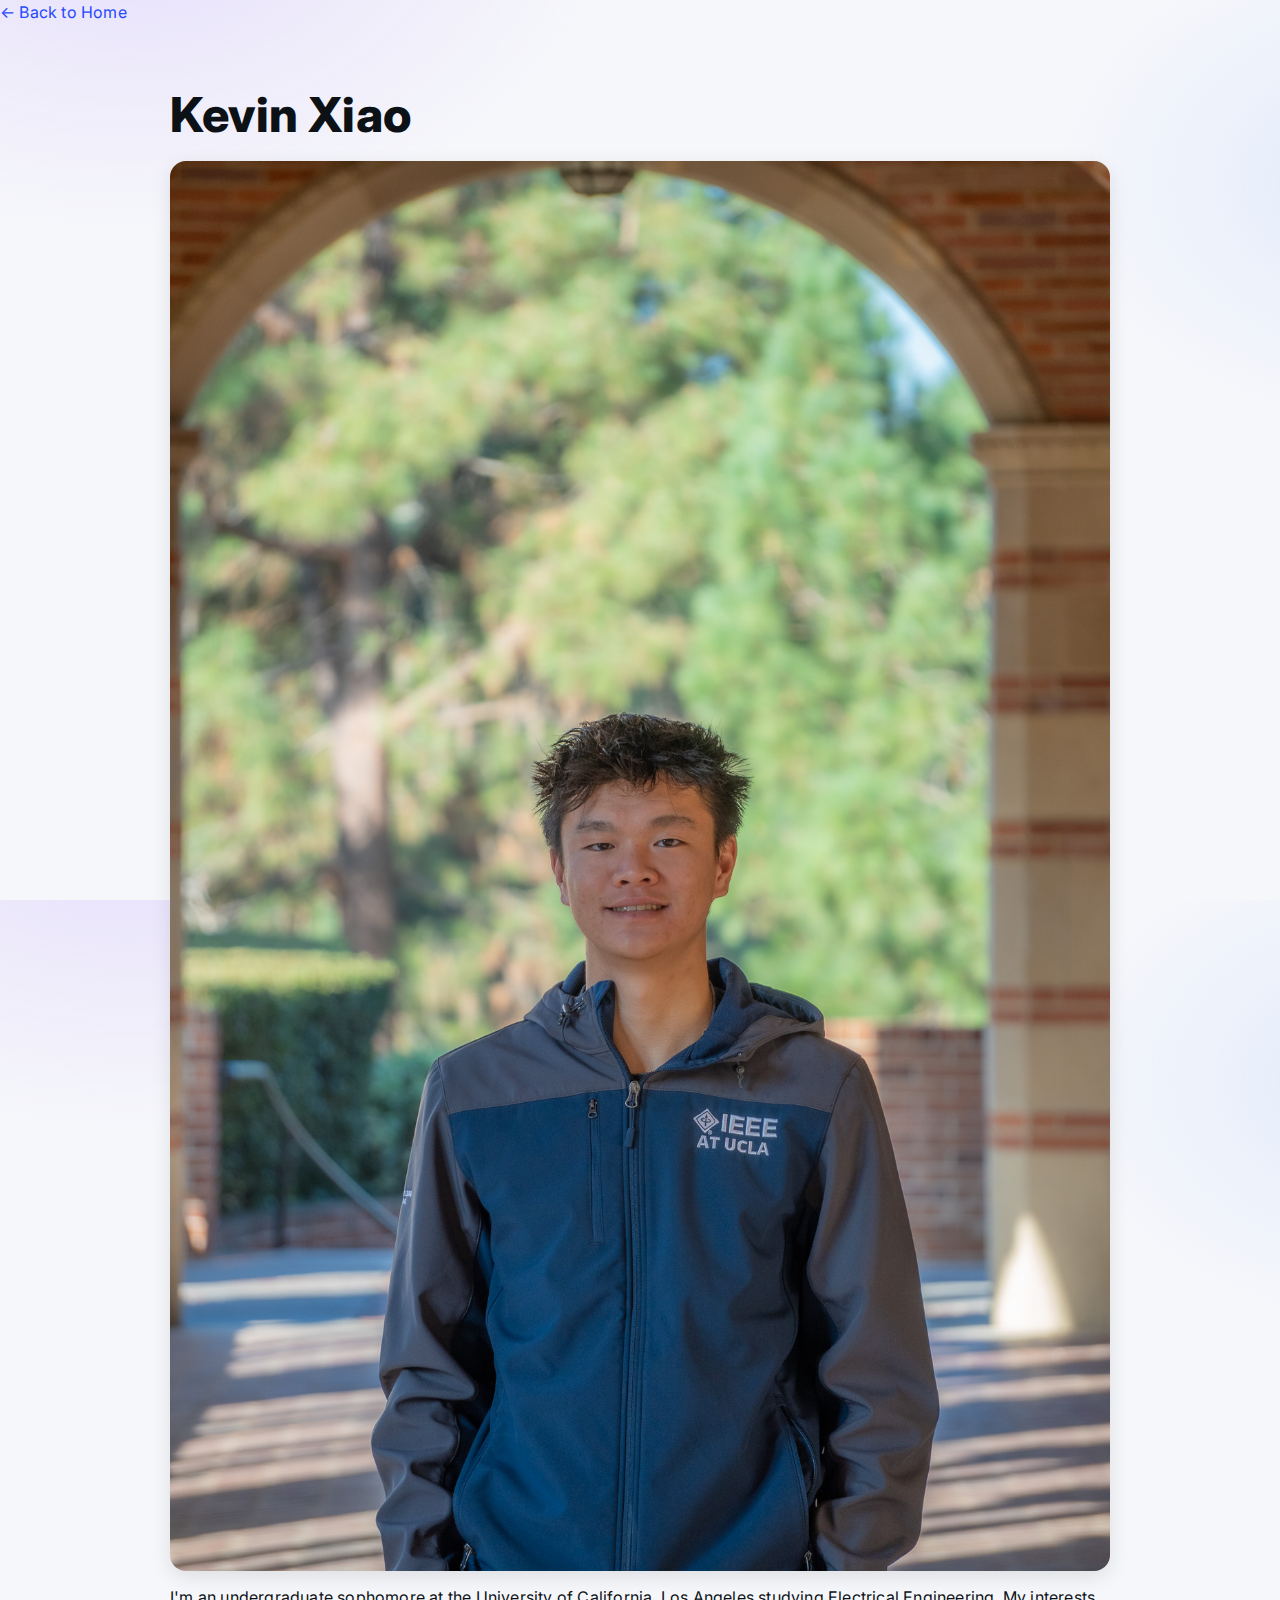
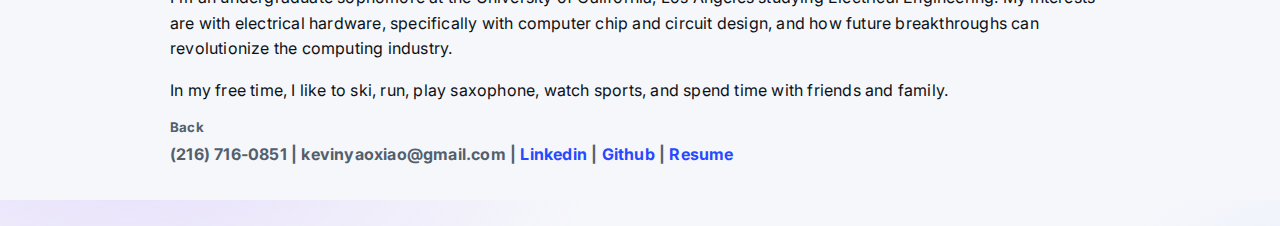
<file: aboutme.html>
<!DOCTYPE html>
<html lang="en">

<head>
    <meta charset="UTF-8">
    <meta name="viewport" content="width=device-width, initial-scale=1.0">
    <title>About Me</title>

    <link rel="preconnect" href="https://fonts.googleapis.com">
    <link rel="preconnect" href="https://fonts.gstatic.com" crossorigin>
    <link href="https://fonts.googleapis.com/css2?family=Inter:wght@300;400;500;600;700;800;900&display=swap" rel="stylesheet">
    <link rel="stylesheet" href="styles.css">
</head>

<body>
    <nav class="topnav">
        <div class="nav-inner">
            <a class="brand" href="index.html">← Back to Home</a>
        </div>
    </nav>

    <div class="container">
        <h1>Kevin Xiao</h1>

        <img loading="lazy" src="aboutme2.jpg" alt="Kevin Xiao">

        <p>I'm an undergraduate sophomore at the University of California, Los Angeles studying Electrical Engineering. My interests are with electrical hardware, specifically with computer chip and circuit design, and how future breakthroughs can revolutionize
            the computing industry.</p>
        <p>In my free time, I like to ski, run, play saxophone, watch sports, and spend time with friends and family.</p>

        <a href="index.html">
            <h5>Back</h5>
        </a>

        <nav class="topnav">
            <div class="nav-inner">
                <h4>(216) 716-0851 | kevinyaoxiao@gmail.com | <a href="https://www.linkedin.com/in/kevinxiao88">Linkedin</a> | <a href="https://github.com/nivekxiao">Github</a> | <a href="https://drive.google.com/file/d/1_oQu5bk111ntXMyfdmLVfshDypzIKx_A/view?usp=sharing">Resume</a></h4>
            </div>
        </nav>
    </div>
</body>

</html>
</file>
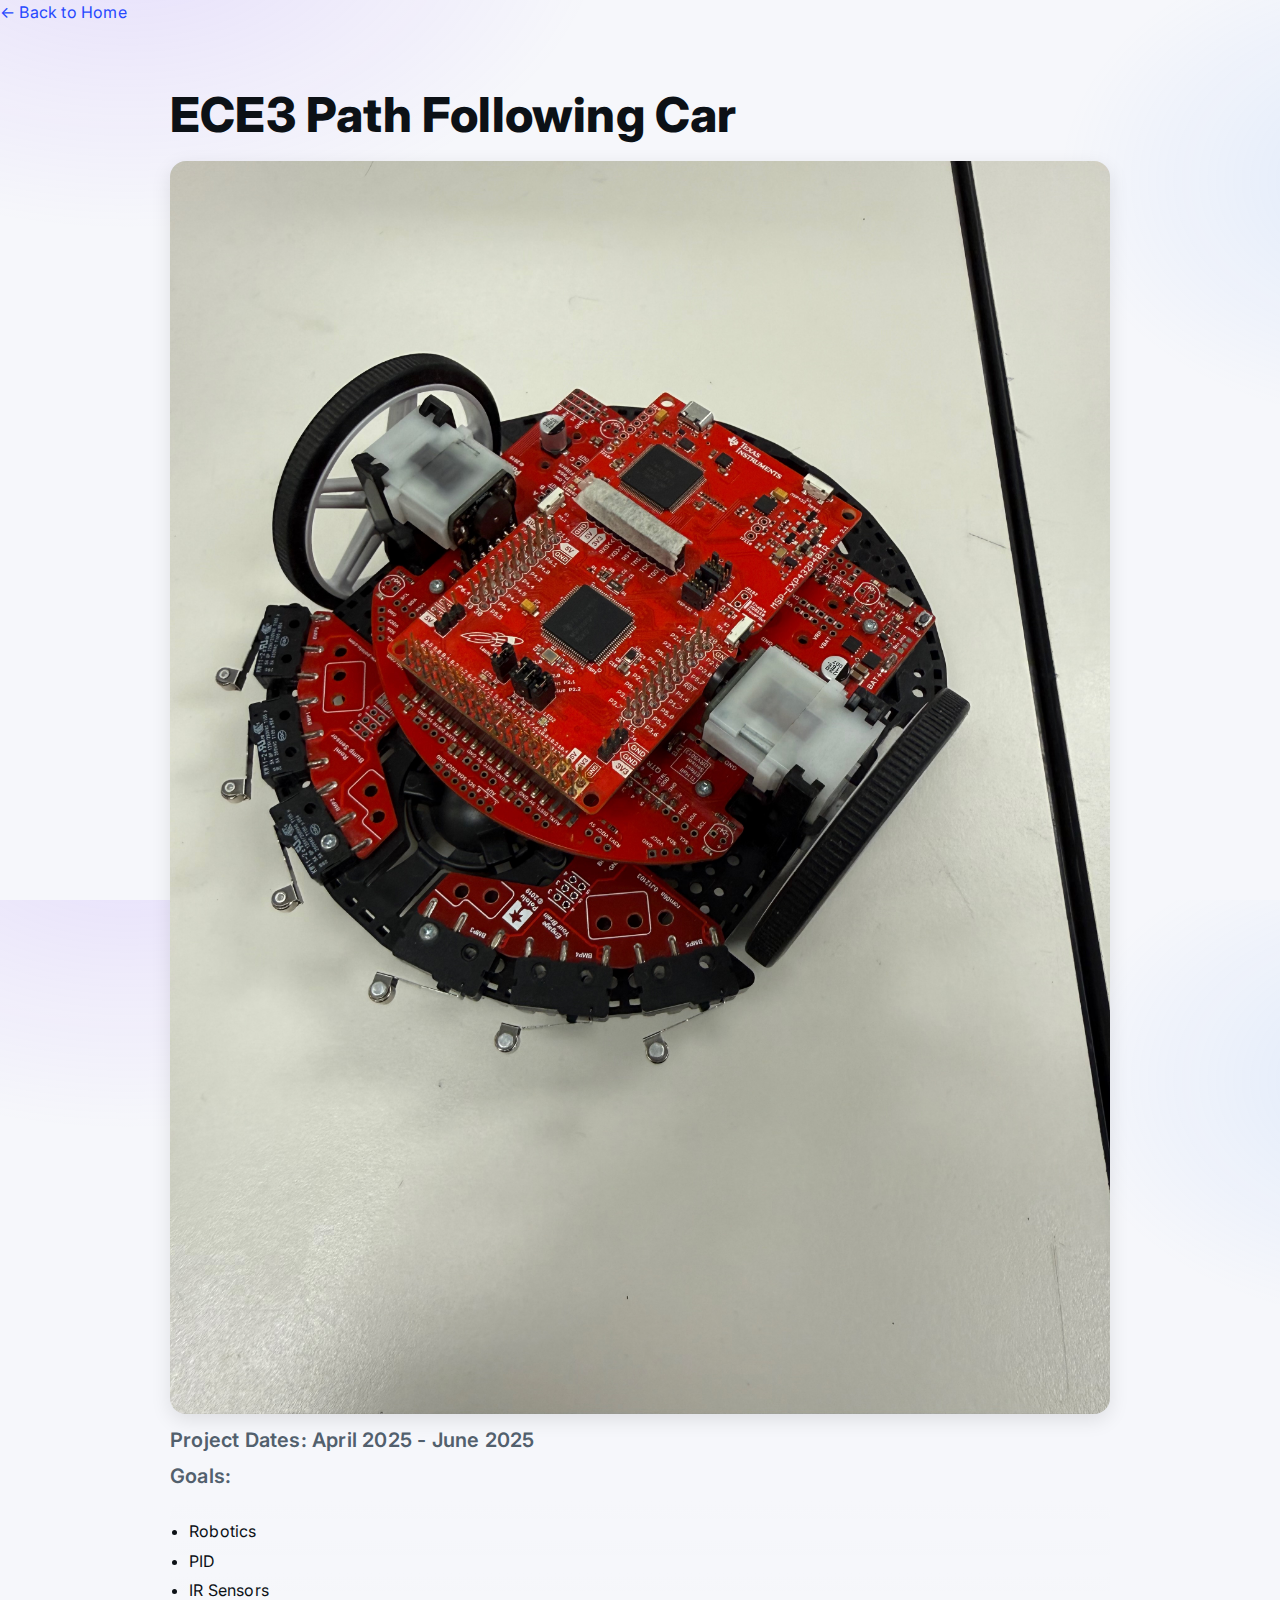
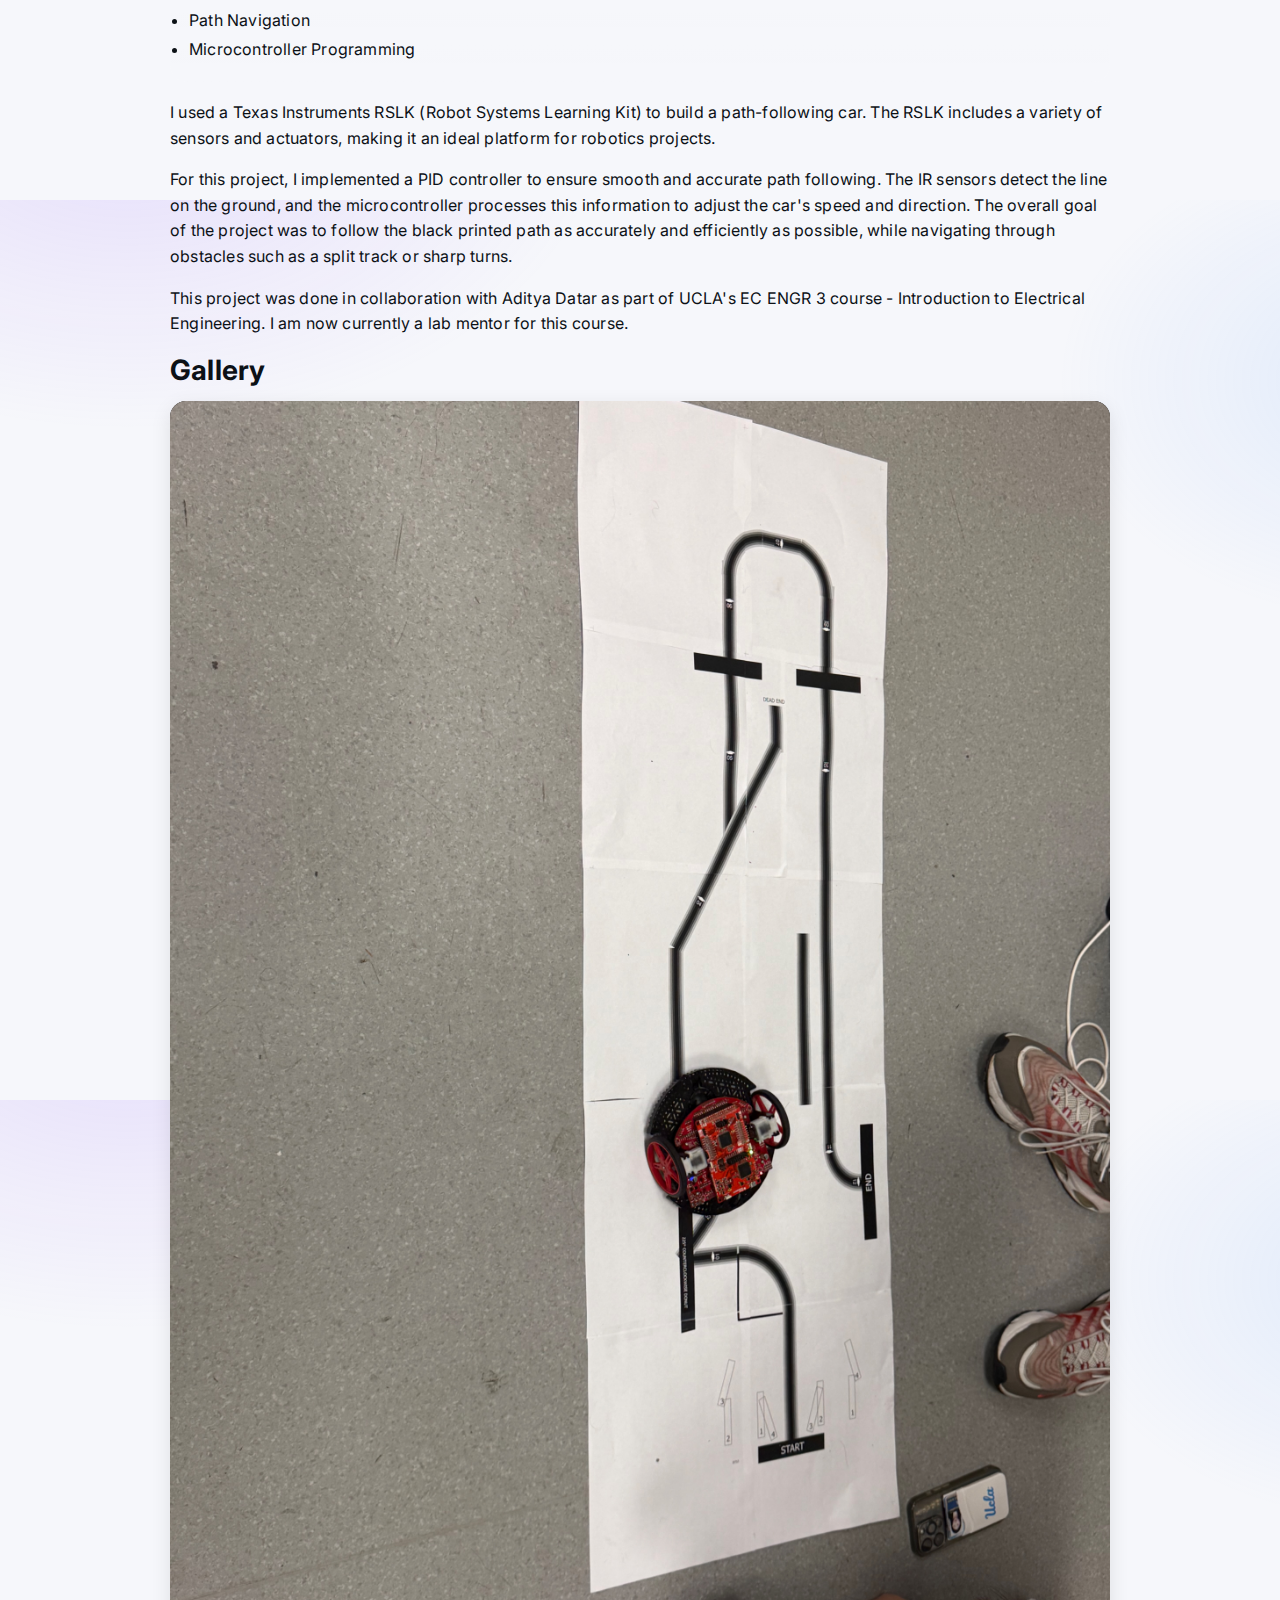
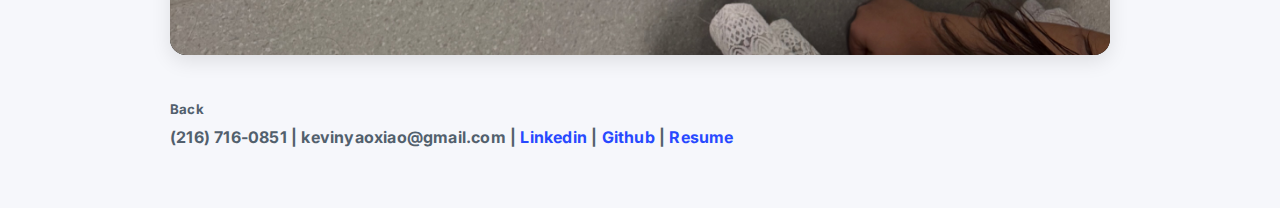
<file: ece3.html>
<!DOCTYPE html>
<html lang="en">

<head>
    <meta charset="UTF-8">
    <meta name="viewport" content="width=device-width, initial-scale=1.0">
    <title>Stopwatch</title>
    <link rel="preconnect" href="https://fonts.googleapis.com">
    <link rel="preconnect" href="https://fonts.gstatic.com" crossorigin>
    <link href="https://fonts.googleapis.com/css2?family=Inter:wght@300;400;500;600;700;800;900&display=swap" rel="stylesheet">
    <link rel="stylesheet" href="styles.css">
</head>

<body>
    <nav class="topnav">
        <div class="nav-inner">
            <a class="brand" href="index.html">← Back to Home</a>
        </div>
    </nav>

    <div class="container">
        <h1>ECE3 Path Following Car</h1>
        <img loading="lazy" src="ece3.jpeg" alt="ECE3">
        <h3>Project Dates: April 2025 - June 2025</h3>
        <h3>Goals:</h3>
        <ul>
            <li>Robotics</li>
            <li>PID</li>
            <li>IR Sensors</li>
            <li>Path Navigation</li>
            <li>Microcontroller Programming</li>
        </ul>

        <p>I used a Texas Instruments RSLK (Robot Systems Learning Kit) to build a path-following car. The RSLK includes a variety of sensors and actuators, making it an ideal platform for robotics projects.</p>
        <p>For this project, I implemented a PID controller to ensure smooth and accurate path following. The IR sensors detect the line on the ground, and the microcontroller processes this information to adjust the car's speed and direction. The overall
            goal of the project was to follow the black printed path as accurately and efficiently as possible, while navigating through obstacles such as a split track or sharp turns.</p>
        <p>This project was done in collaboration with Aditya Datar as part of UCLA's EC ENGR 3 course - Introduction to Electrical Engineering. I am now currently a lab mentor for this course.</p>



        <h2>Gallery</h2>
        <img loading="lazy" src="ece32.jpeg" alt="TI RLSK on the path for race day">
        <br>

        <a href="index.html">
            <h5>Back</h5>
        </a>

        <nav class="topnav">
            <div class="nav-inner">
                <h4>(216) 716-0851 | kevinyaoxiao@gmail.com | <a href="https://www.linkedin.com/in/kevinxiao88">Linkedin</a> | <a href="https://github.com/nivekxiao">Github</a> | <a href="https://drive.google.com/file/d/1_oQu5bk111ntXMyfdmLVfshDypzIKx_A/view?usp=sharing">Resume</a></h4>
            </div>
        </nav>

    </div>
</body>

</html>
</file>
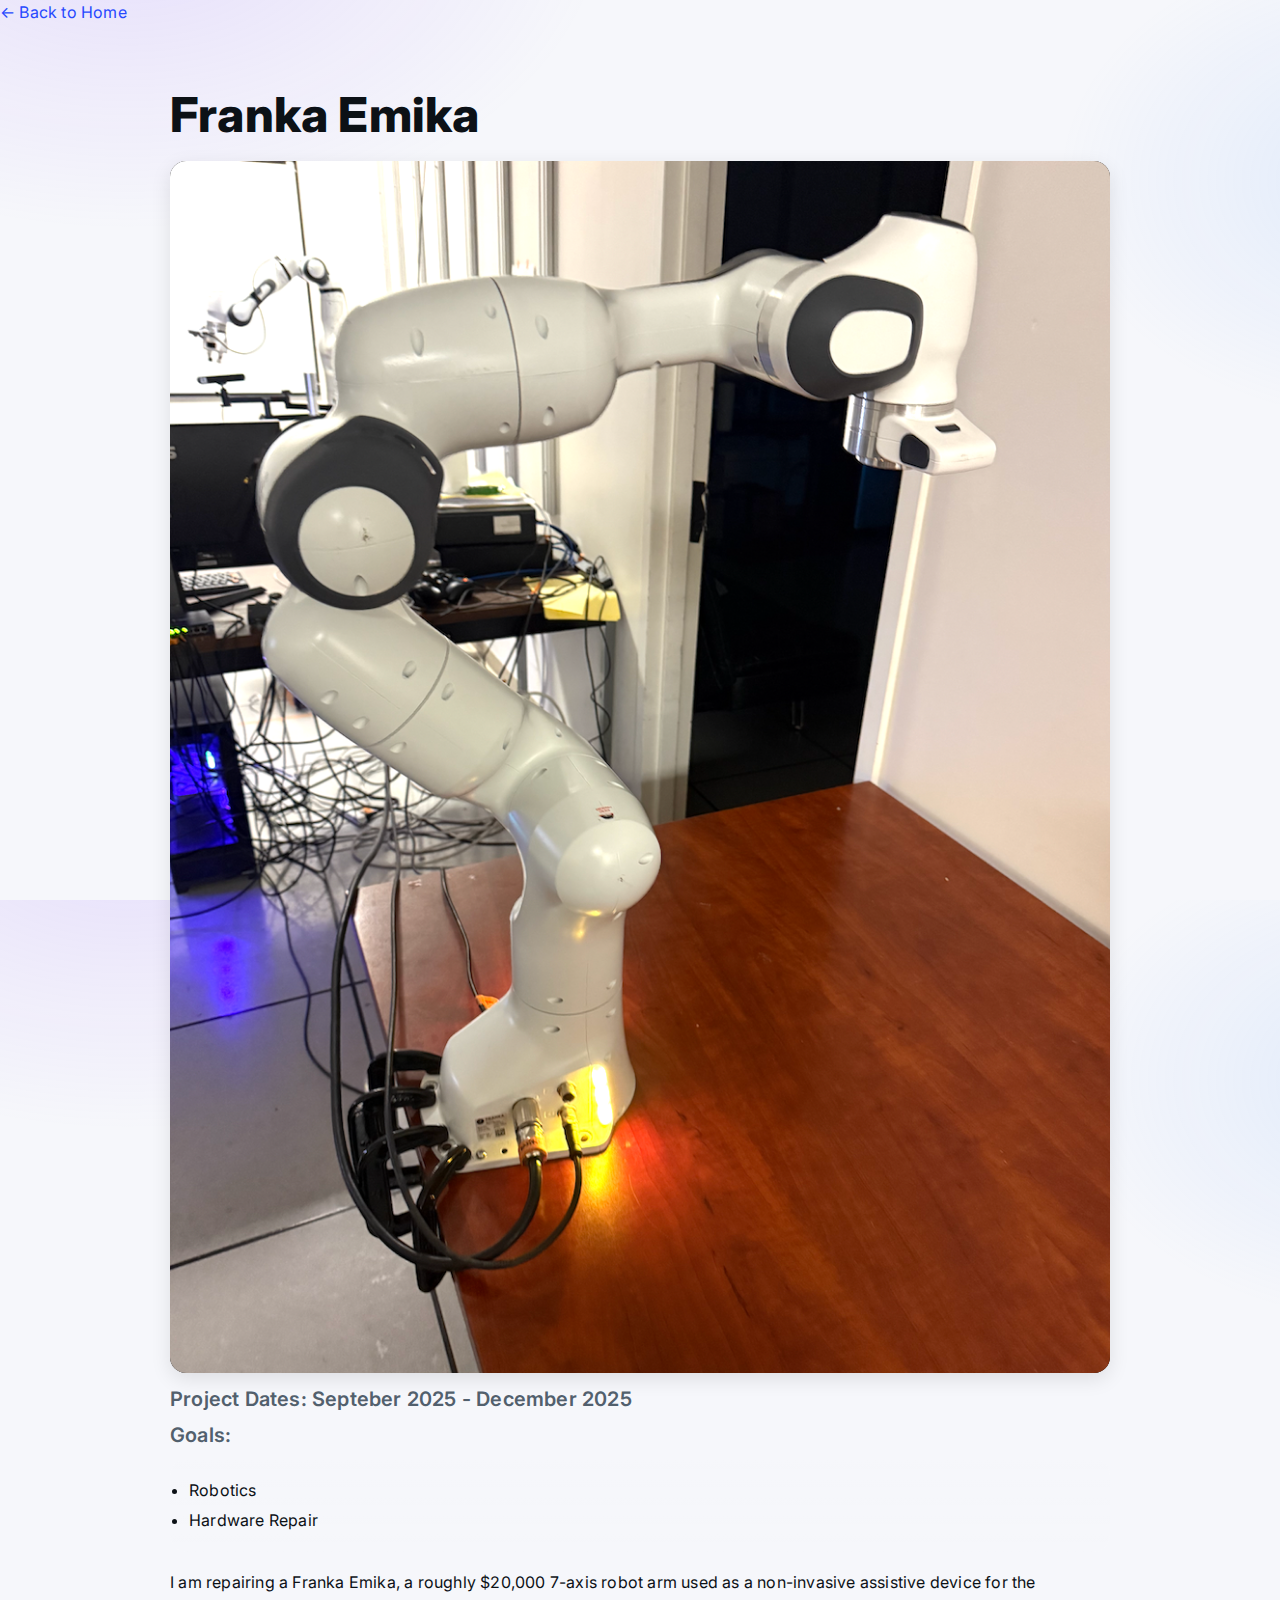
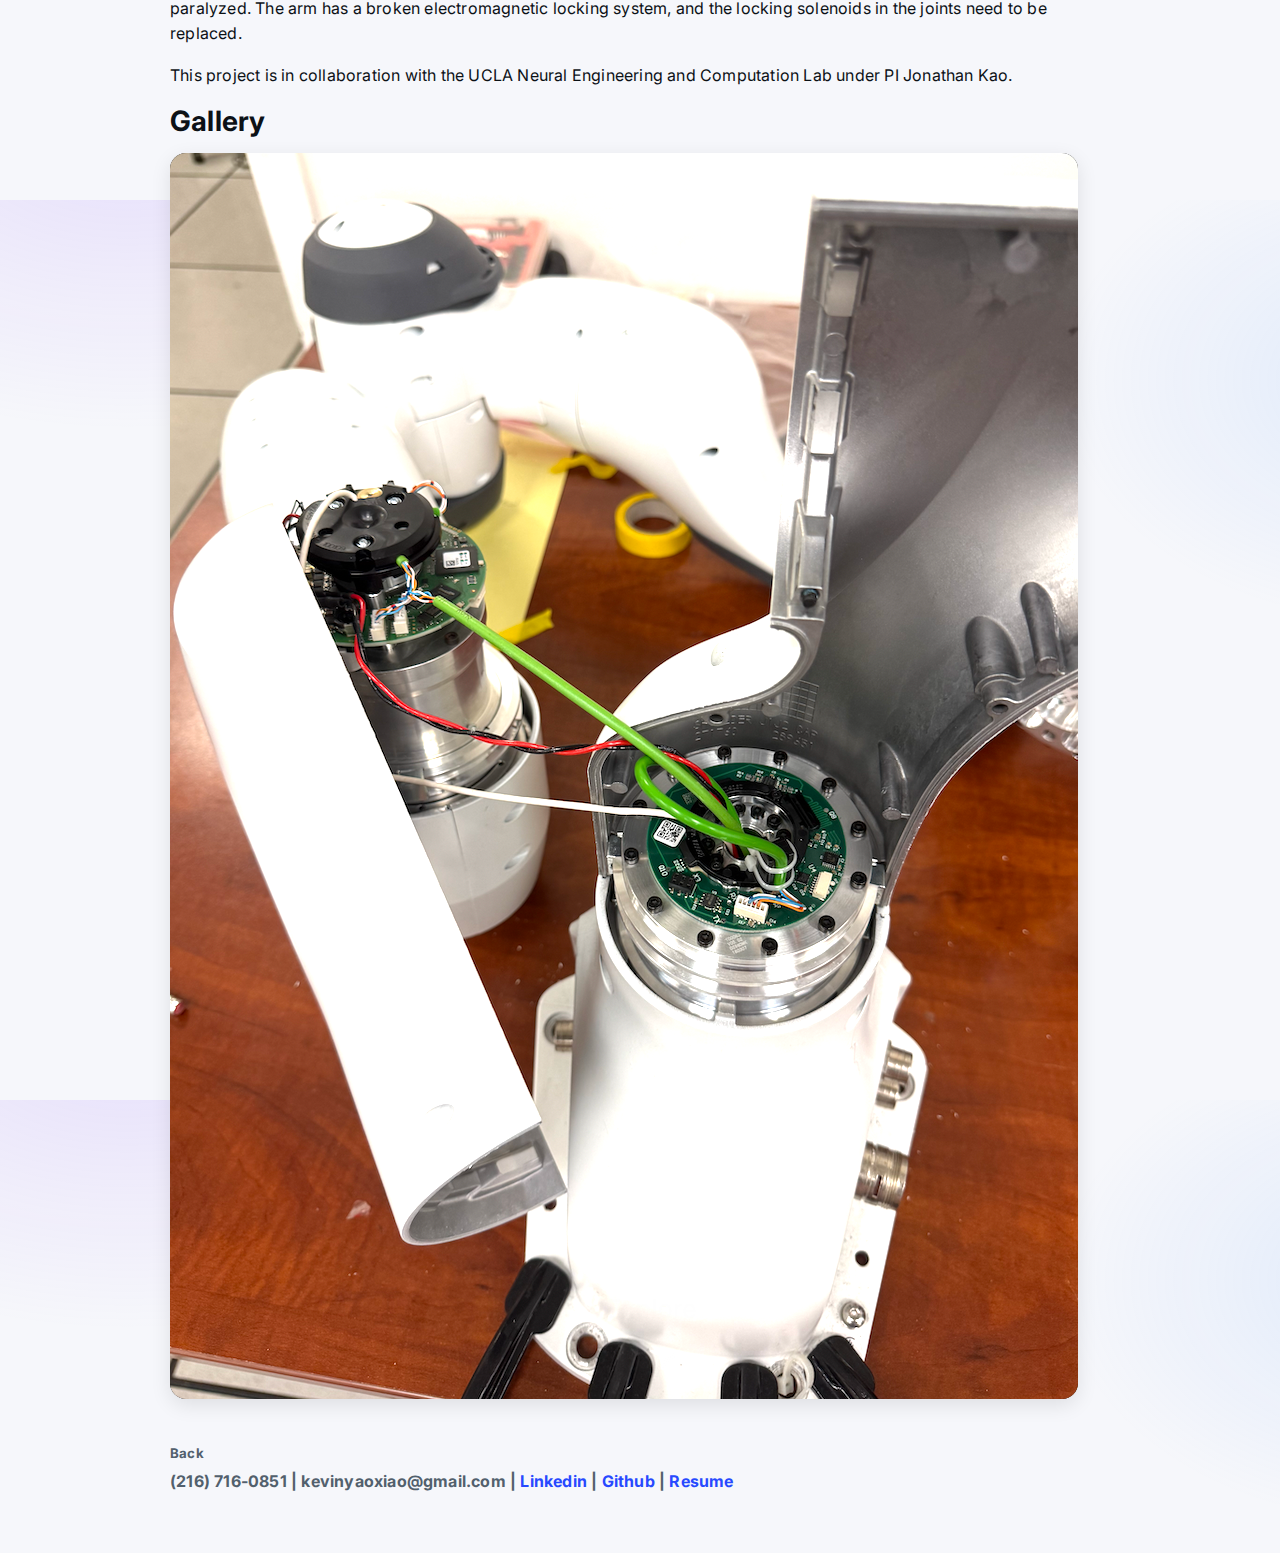
<file: frankaemika.html>
<!DOCTYPE html>
<html lang="en">

<head>
    <meta charset="UTF-8">
    <meta name="viewport" content="width=device-width, initial-scale=1.0">
    <title>Stopwatch</title>
    <link rel="preconnect" href="https://fonts.googleapis.com">
    <link rel="preconnect" href="https://fonts.gstatic.com" crossorigin>
    <link href="https://fonts.googleapis.com/css2?family=Inter:wght@300;400;500;600;700;800;900&display=swap" rel="stylesheet">
    <link rel="stylesheet" href="styles.css">
</head>

<body>
    <nav class="topnav">
        <div class="nav-inner">
            <a class="brand" href="index.html">← Back to Home</a>
        </div>
    </nav>

    <div class="container">
        <h1>Franka Emika</h1>
        <img loading="lazy" src="frankaemika.png" alt="Franka Emika Arm">
        <h3>Project Dates: Septeber 2025 - December 2025</h3>
        <h3>Goals:</h3>
        <ul>
            <li>Robotics</li>
            <li>Hardware Repair</li>
        </ul>

        <p>I am repairing a Franka Emika, a roughly $20,000 7-axis robot arm used as a non-invasive assistive device for the paralyzed. The arm has a broken electromagnetic locking system, and the locking solenoids in the joints need to be replaced.</p>
        <p>This project is in collaboration with the UCLA Neural Engineering and Computation Lab under PI Jonathan Kao.</p>



        <h2>Gallery</h2>
        <img loading="lazy" src="frankaemika2.png" alt="Joint 1 and 2 of Franka Emika Arm">
        <br>

        <a href="index.html">
            <h5>Back</h5>
        </a>

        <nav class="topnav">
            <div class="nav-inner">
                <h4>(216) 716-0851 | kevinyaoxiao@gmail.com | <a href="https://www.linkedin.com/in/kevinxiao88">Linkedin</a> | <a href="https://github.com/nivekxiao">Github</a> | <a href="https://drive.google.com/file/d/1_oQu5bk111ntXMyfdmLVfshDypzIKx_A/view?usp=sharing">Resume</a></h4>
            </div>
        </nav>

    </div>
</body>

</html>
</file>
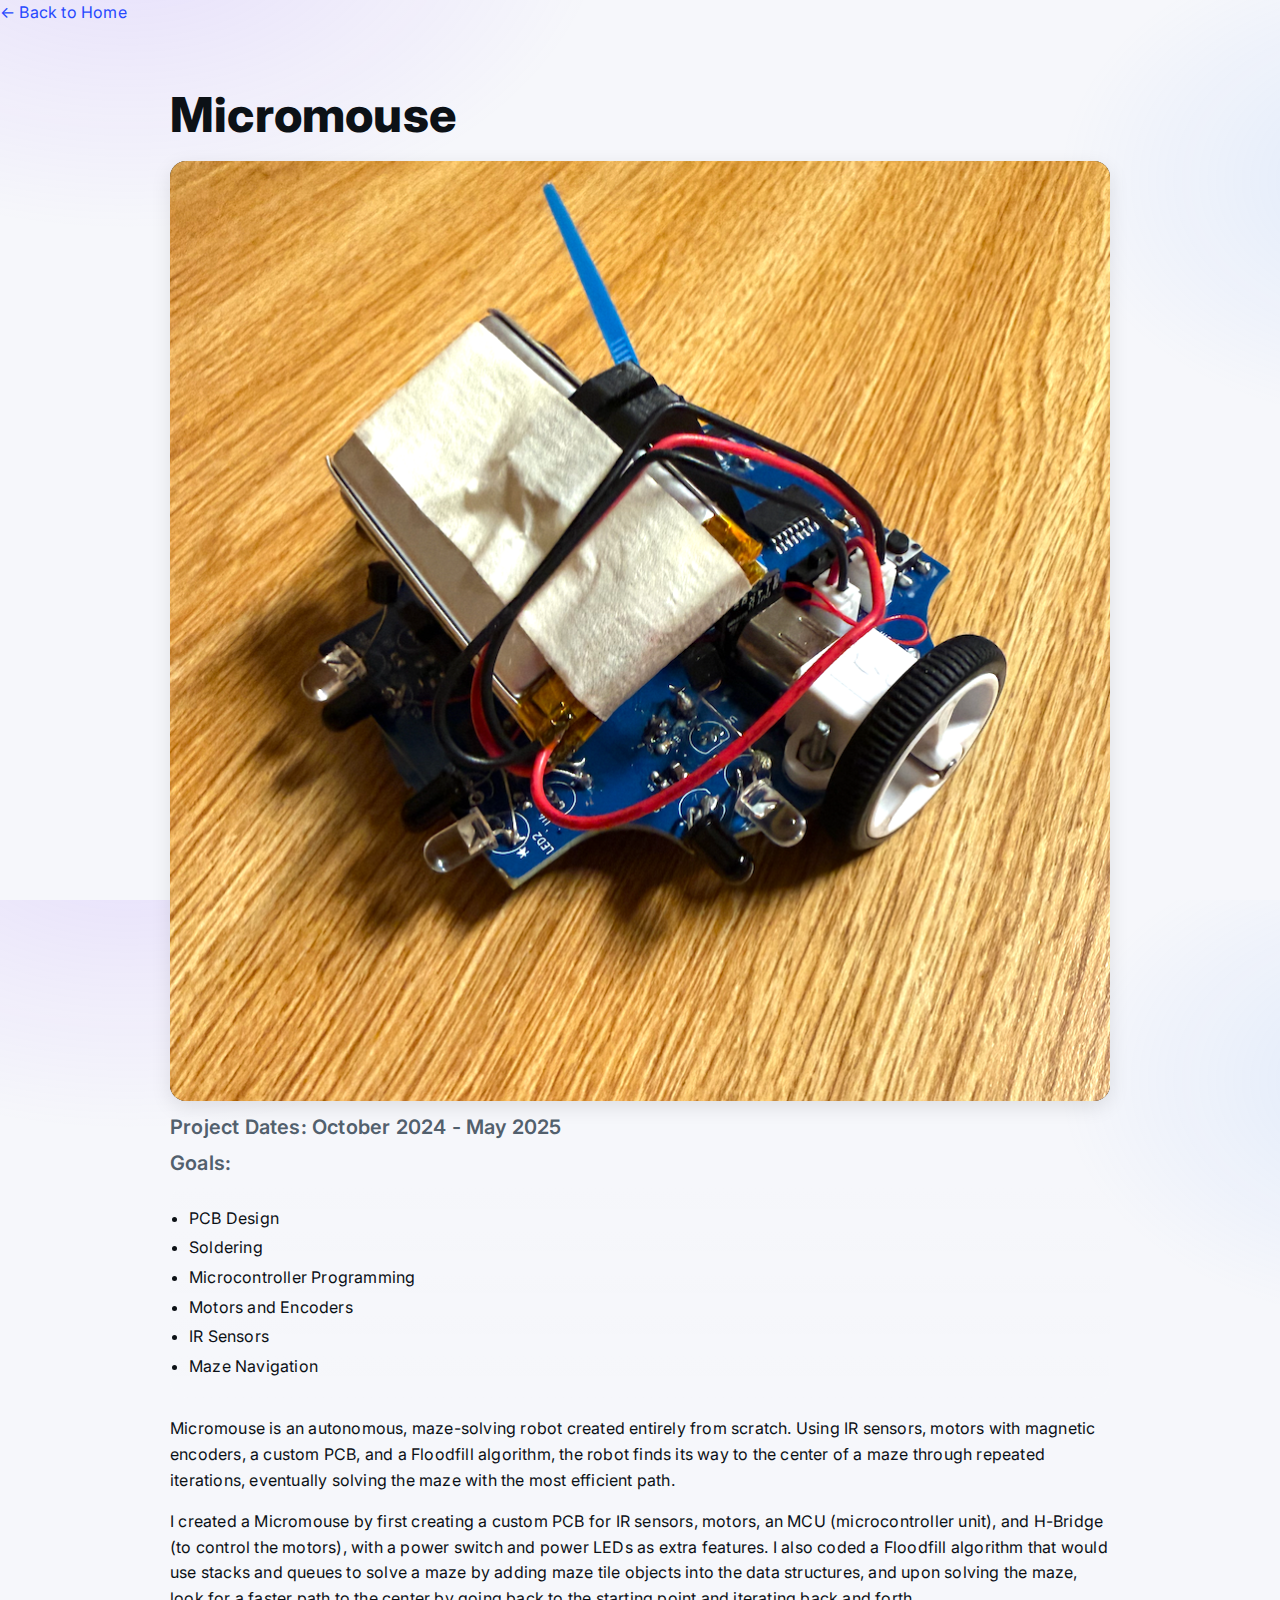
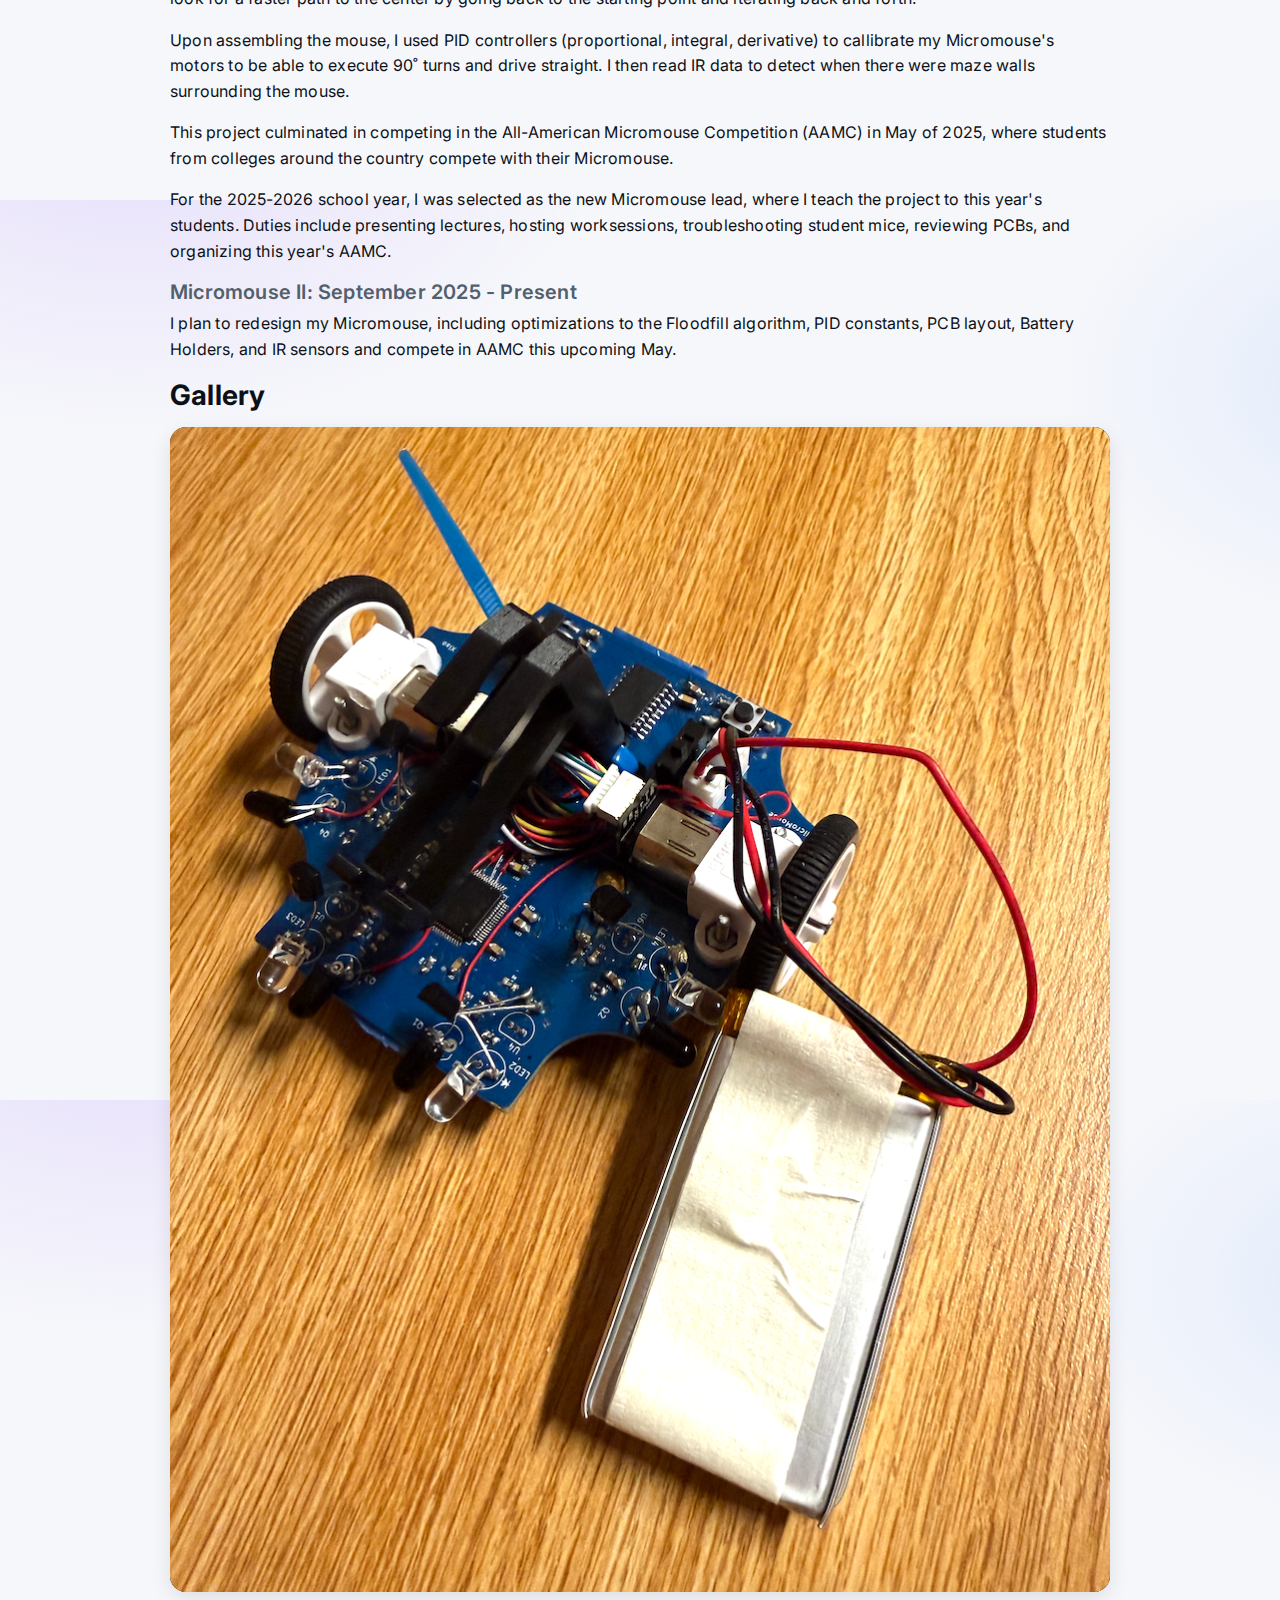
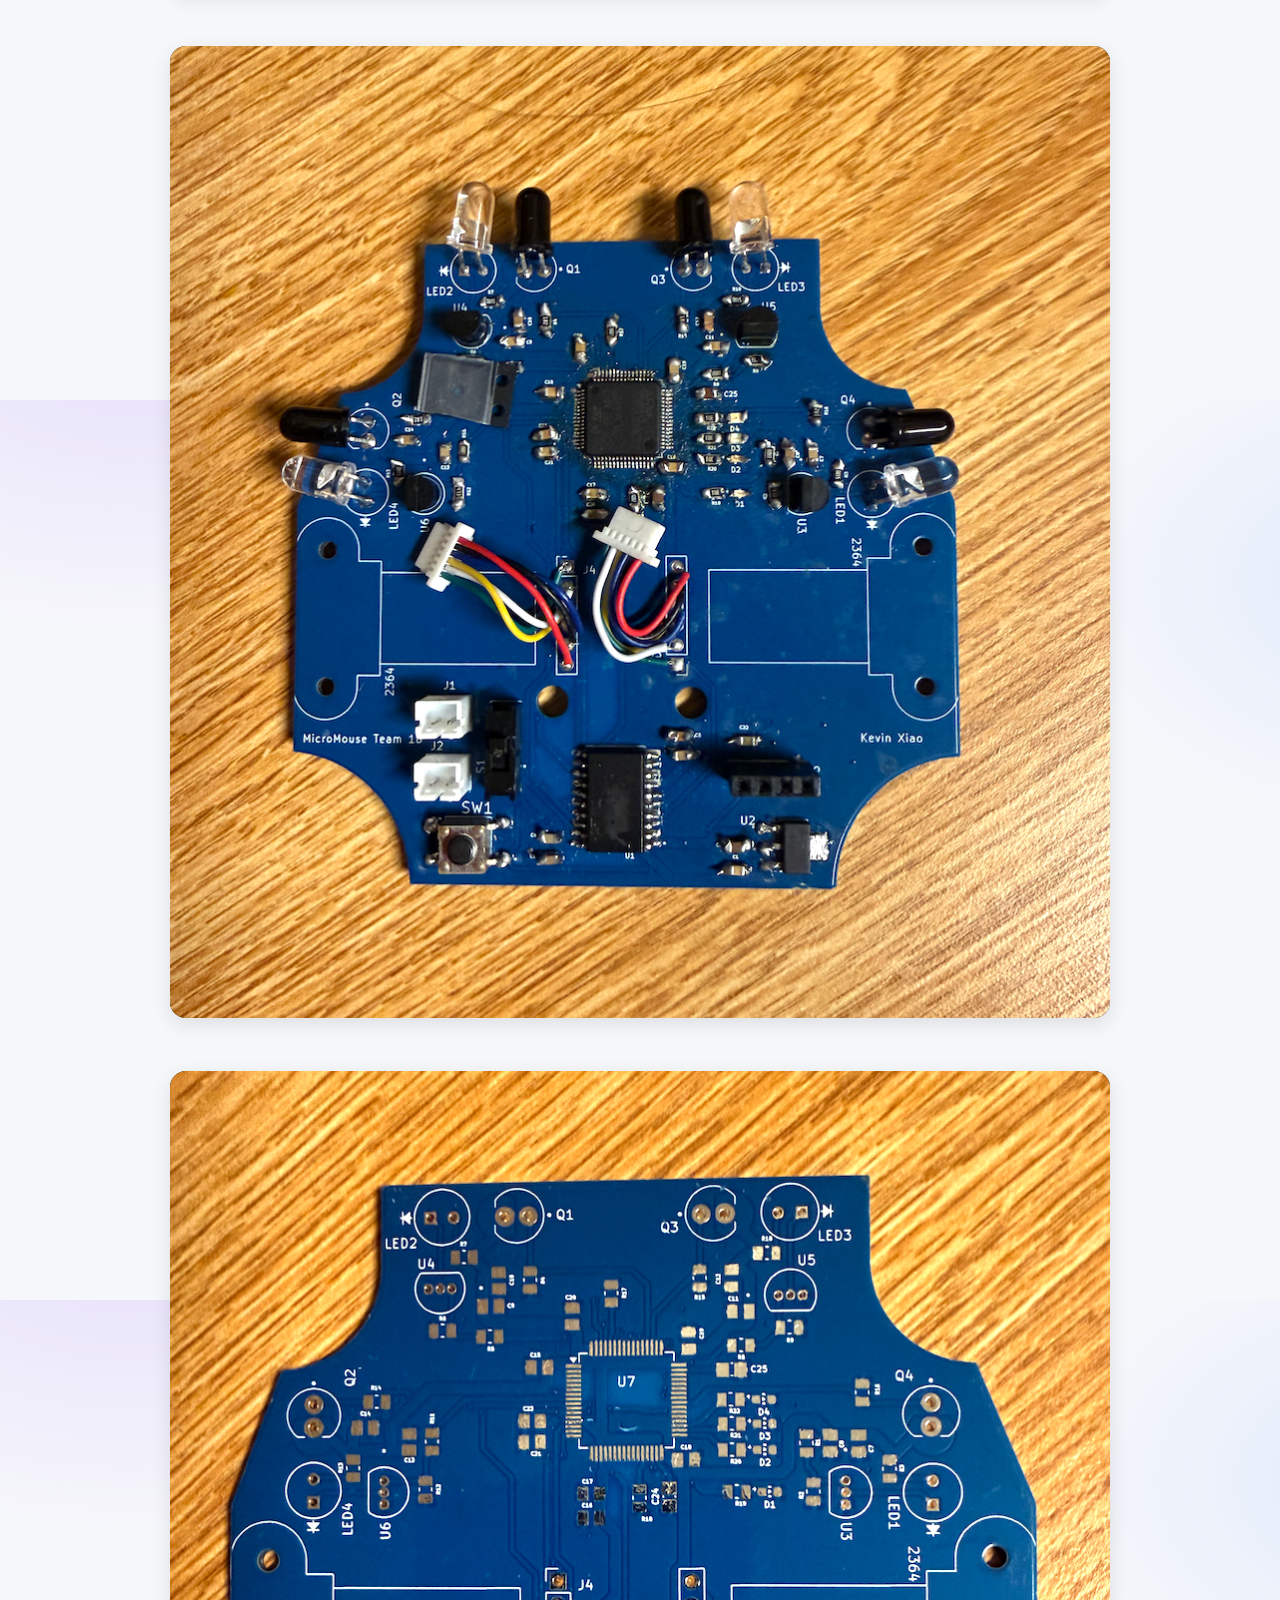
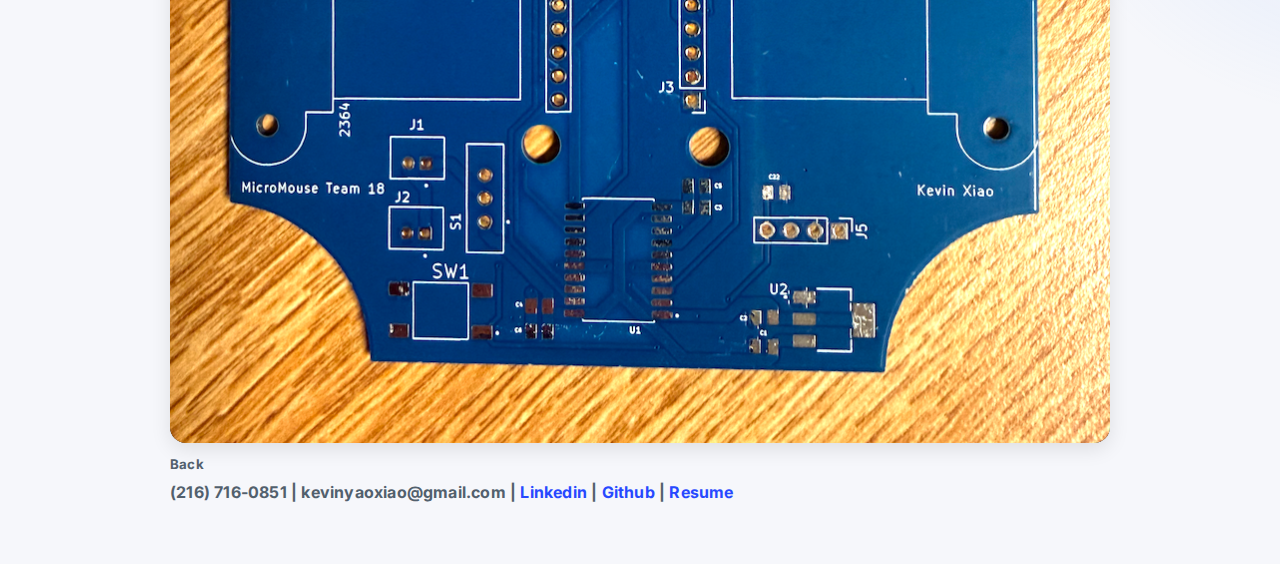
<file: micromouse.html>
<!DOCTYPE html>
<html lang="en">

<head>
    <meta charset="UTF-8">
    <meta name="viewport" content="width=device-width, initial-scale=1.0">
    <title>Micromouse</title>

    <link rel="preconnect" href="https://fonts.googleapis.com">
    <link rel="preconnect" href="https://fonts.gstatic.com" crossorigin>
    <link href="https://fonts.googleapis.com/css2?family=Inter:wght@300;400;500;600;700;800;900&display=swap" rel="stylesheet">
    <link rel="stylesheet" href="styles.css">
</head>

<body>
    <nav class="topnav">
        <div class="nav-inner">
            <a class="brand" href="index.html">← Back to Home</a>
        </div>
    </nav>

    <div class="container">
        <h1>Micromouse</h1>
        <img loading="lazy" src="micromouse.png" alt="Micromouse">
        <h3>Project Dates: October 2024 - May 2025</h3>
        <h3>Goals:</h3>
        <ul>
            <li>PCB Design</li>
            <li>Soldering</li>
            <li>Microcontroller Programming</li>
            <li>Motors and Encoders</li>
            <li>IR Sensors</li>
            <li>Maze Navigation</li>
        </ul>

        <p>Micromouse is an autonomous, maze-solving robot created entirely from scratch. Using IR sensors, motors with magnetic encoders, a custom PCB, and a Floodfill algorithm, the robot finds its way to the center of a maze through repeated iterations,
            eventually solving the maze with the most efficient path.</p>

        <p>I created a Micromouse by first creating a custom PCB for IR sensors, motors, an MCU (microcontroller unit), and H-Bridge (to control the motors), with a power switch and power LEDs as extra features. I also coded a Floodfill algorithm that would
            use stacks and queues to solve a maze by adding maze tile objects into the data structures, and upon solving the maze, look for a faster path to the center by going back to the starting point and iterating back and forth.</p>

        <p>Upon assembling the mouse, I used PID controllers (proportional, integral, derivative) to callibrate my Micromouse's motors to be able to execute 90˚ turns and drive straight. I then read IR data to detect when there were maze walls surrounding
            the mouse.
        </p>

        <p>This project culminated in competing in the All-American Micromouse Competition (AAMC) in May of 2025, where students from colleges around the country compete with their Micromouse.</p>

        <p>For the 2025-2026 school year, I was selected as the new Micromouse lead, where I teach the project to this year's students. Duties include presenting lectures, hosting worksessions, troubleshooting student mice, reviewing PCBs, and organizing
            this year's AAMC.</p>

        <h3>Micromouse II: September 2025 - Present</h3>
        <p>I plan to redesign my Micromouse, including optimizations to the Floodfill algorithm, PID constants, PCB layout, Battery Holders, and IR sensors and compete in AAMC this upcoming May.</p>

        <h2>Gallery</h2>
        <img loading="lazy" src="micromouse2.png" alt="Battery detached">
        <br>
        <img loading="lazy" src="micromouse3.png" alt="PCB with some components soldered">
        <br>
        <img loading="lazy" src="micromouse4.png" alt="PCB">

        <a href="index.html">
            <h5>Back</h5>
        </a>

        <nav class="topnav">
            <div class="nav-inner">
                <h4>(216) 716-0851 | kevinyaoxiao@gmail.com | <a href="https://www.linkedin.com/in/kevinxiao88">Linkedin</a> | <a href="https://github.com/nivekxiao">Github</a> | <a href="https://drive.google.com/file/d/1_oQu5bk111ntXMyfdmLVfshDypzIKx_A/view?usp=sharing">Resume</a></h4>
            </div>
        </nav>
    </div>
</body>

</html>
</file>
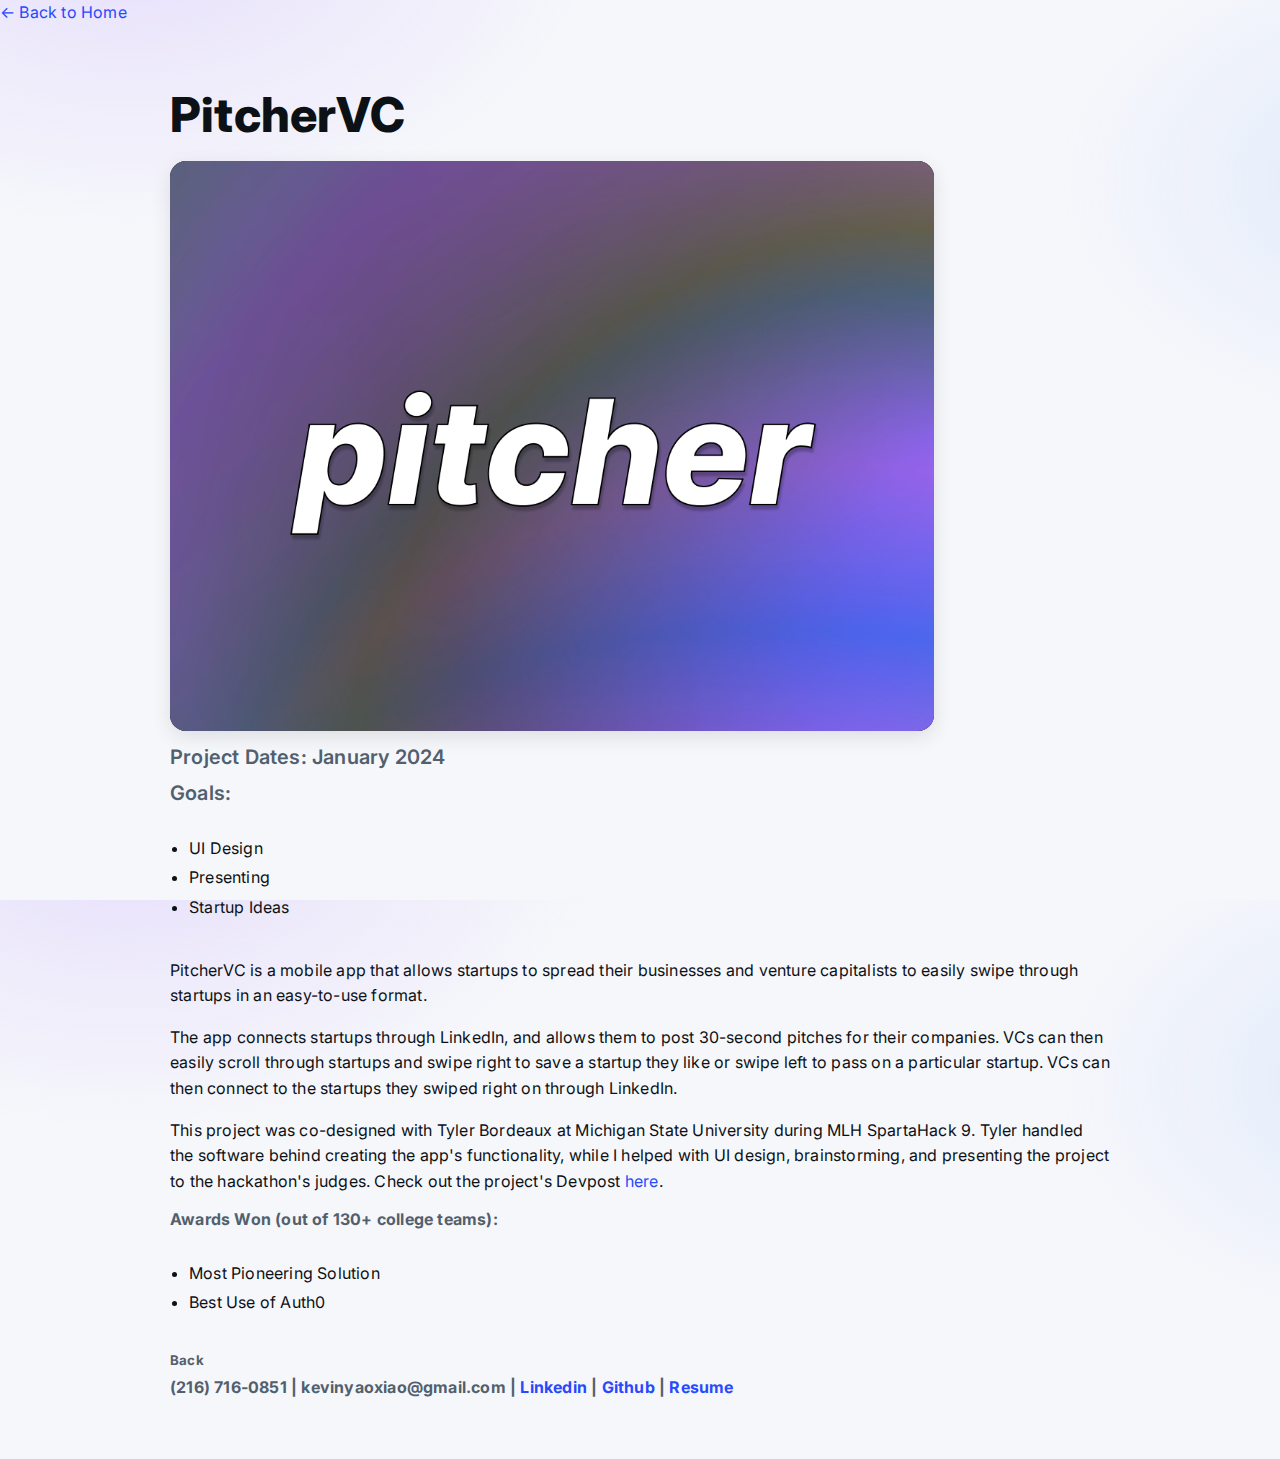
<file: pitchervc.html>
<!DOCTYPE html>
<html lang="en">

<head>
    <meta charset="UTF-8">
    <meta name="viewport" content="width=device-width, initial-scale=1.0">
    <title>PitcheVC</title>

    <link rel="preconnect" href="https://fonts.googleapis.com">
    <link rel="preconnect" href="https://fonts.gstatic.com" crossorigin>
    <link href="https://fonts.googleapis.com/css2?family=Inter:wght@300;400;500;600;700;800;900&display=swap" rel="stylesheet">
    <link rel="stylesheet" href="styles.css">
</head>

<body>
    <nav class="topnav">
        <div class="nav-inner">
            <a class="brand" href="index.html">← Back to Home</a>
        </div>
    </nav>

    <div class="container">
        <h1>PitcherVC</h1>
        <img loading="lazy" src="pitchervc.png" alt="PitcherVC Logo">
        <h3>Project Dates: January 2024</h3>


        <h3>Goals:</h3>
        <ul>
            <li>UI Design</li>
            <li>Presenting</li>
            <li>Startup Ideas</li>
        </ul>

        <p>PitcherVC is a mobile app that allows startups to spread their businesses and venture capitalists to easily swipe through startups in an easy-to-use format.</p>
        <p>The app connects startups through LinkedIn, and allows them to post 30-second pitches for their companies. VCs can then easily scroll through startups and swipe right to save a startup they like or swipe left to pass on a particular startup. VCs
            can then connect to the startups they swiped right on through LinkedIn.</p>
        <p>This project was co-designed with Tyler Bordeaux at Michigan State University during MLH SpartaHack 9. Tyler handled the software behind creating the app's functionality, while I helped with UI design, brainstorming, and presenting the project
            to the hackathon's judges. Check out the project's Devpost <a href="https://devpost.com/software/pitcher-vc">here</a>.</p>

        <h4>Awards Won (out of 130+ college teams):</h4>
        <ul>
            <li>Most Pioneering Solution</li>
            <li>Best Use of Auth0</li>
        </ul>

        <a href="index.html">
            <h5>Back</h5>
        </a>

        <nav class="topnav">
            <div class="nav-inner">
                <h4>(216) 716-0851 | kevinyaoxiao@gmail.com | <a href="https://www.linkedin.com/in/kevinxiao88">Linkedin</a> | <a href="https://github.com/nivekxiao">Github</a> | <a href="https://drive.google.com/file/d/1_oQu5bk111ntXMyfdmLVfshDypzIKx_A/view?usp=sharing">Resume</a></h4>
            </div>
        </nav>
    </div>
</body>

</html>
</file>
<file: styles.css>
:root{
  --bg: #0b0d10;
  --panel: #12161b;
  --text: #e8edf2;
  --muted: #a7b1bb;
  --accent: #6aa3ff;
  --accent-2:#9b6bff;
  --radius: 16px;
  --maxw: 980px;
  --gap: 1rem;
}

*{box-sizing:border-box}

html,body{
  height:100%;
}

body{
  margin:0;
  background: radial-gradient(1200px 800px at 10% -10%, rgba(155,107,255,.18), transparent 40%),
              radial-gradient(1000px 700px at 110% 20%, rgba(106,163,255,.16), transparent 35%),
              var(--bg);
  color:var(--text);
  font-family: "Inter", system-ui, -apple-system, Segoe UI, Roboto, Helvetica, Arial, "Apple Color Emoji", "Segoe UI Emoji";
  line-height:1.6;
  letter-spacing:.2px;
}

.container{
  max-width: var(--maxw);
  margin-inline:auto;
  padding: 32px 20px 56px;
}

h1,h2,h3,h4,h5{
  margin:0.6em 0 0.35em;
  line-height:1.2;
}

h1{font-size: clamp(2rem, 4.5vw, 3rem); font-weight:800;}
h2{font-size: clamp(1.35rem, 2.8vw, 1.75rem); font-weight:700;}
h3{font-size: clamp(1.1rem, 2.3vw, 1.25rem); font-weight:600; color:var(--muted);}
h4,h5{color:var(--muted)}

p{margin:0 0 1rem;}

a{
  color:var(--accent);
  text-decoration:none;
}
a:hover, a:focus-visible{
  text-decoration:underline;
  text-underline-offset:3px;
}

img, video{
  display:block;
  max-width:100%;
  height:auto;
  border-radius: var(--radius);
  box-shadow: 0 8px 30px rgba(0,0,0,.35);
  margin: 14px 0;
  background:#0a0a0a;
}

ul{
  padding-left: 1.2rem;
  background: linear-gradient(180deg, rgba(255,255,255,0.02), rgba(255,255,255,0.00));
  border:1px solid rgba(255,255,255,0.06);
  padding:14px 18px;
  border-radius: var(--radius);
  margin: 12px 0 18px;
}

li{margin: .25rem 0;}

.grid{
  display:grid;
  grid-template-columns: repeat(auto-fit, minmax(220px, 1fr));
  gap: var(--gap);
}

.card{
  background: var(--panel);
  border:1px solid rgba(255,255,255,.06);
  border-radius: var(--radius);
  padding:16px;
  transition: transform .15s ease, box-shadow .15s ease, border-color .15s ease;
}
.card:hover{
  transform: translateY(-2px);
  border-color: rgba(255,255,255,.18);
  box-shadow: 0 12px 36px rgba(0,0,0,.45);
}

button, .btn{
  display:inline-block;
  padding:.6rem 1rem;
  border-radius: 10px;
  border:1px solid rgba(255,255,255,.08);
  background: linear-gradient(180deg, rgba(255,255,255,.06), rgba(255,255,255, .02));
  color:var(--text);
  font-weight:600;
  cursor:pointer;
  transition: transform .1s ease, border-color .15s ease, background .15s ease;
}
button:hover, .btn:hover{
  transform: translateY(-1px);
  border-color: rgba(255,255,255,.22);
}

table{
  width:100%;
  border-collapse: collapse;
  overflow:hidden;
  border-radius: var(--radius);
  border:1px solid rgba(255,255,255,.08);
}
th, td{
  text-align:left;
  padding:12px 14px;
  border-bottom:1px solid rgba(255,255,255,.06);
}
tr:hover td{
  background: rgba(255,255,255,.02);
}

@media (prefers-color-scheme: light){
  :root{
    --bg: #f6f7fb;
    --panel:#ffffff;
    --text:#0c1116;
    --muted:#52606d;
    --accent:#2749ff;
    --accent-2:#8b5cf6;
  }
  img, video{ box-shadow: 0 6px 20px rgba(0,0,0,.1); }
}
</file>
